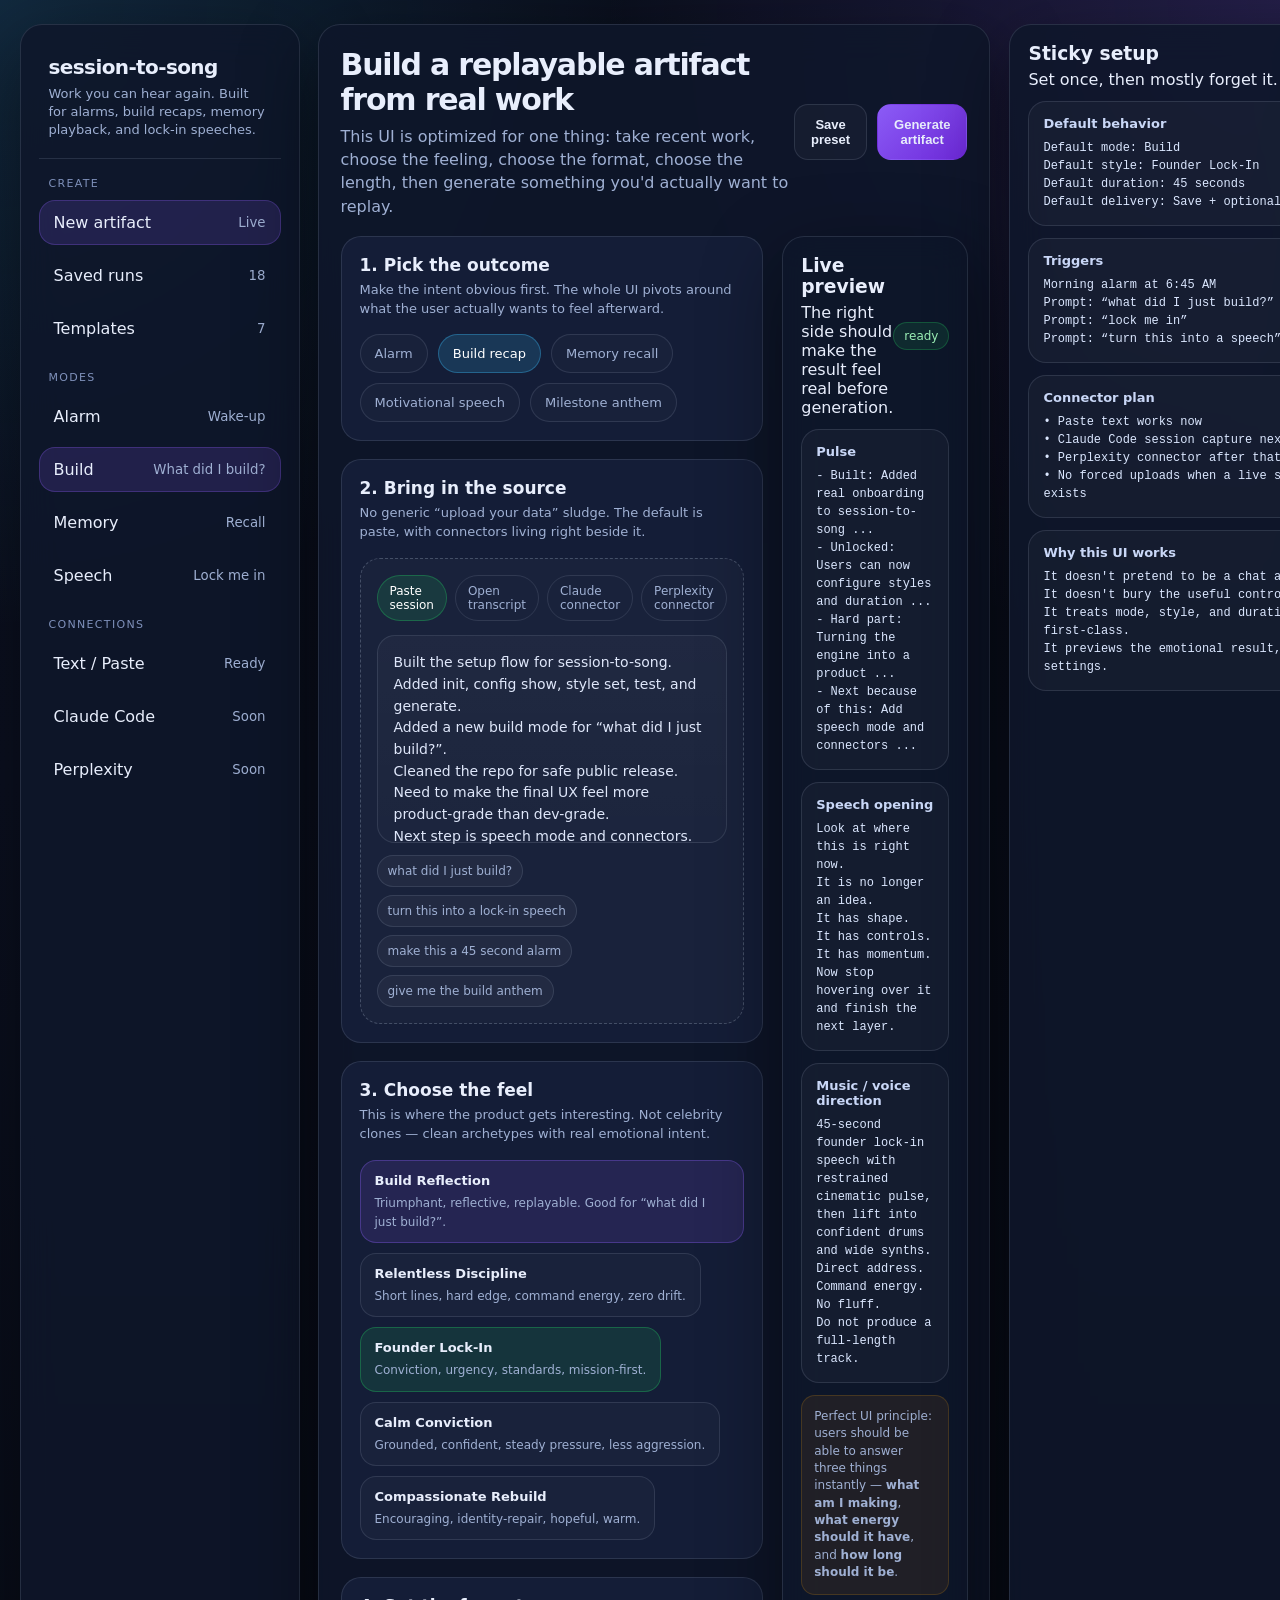
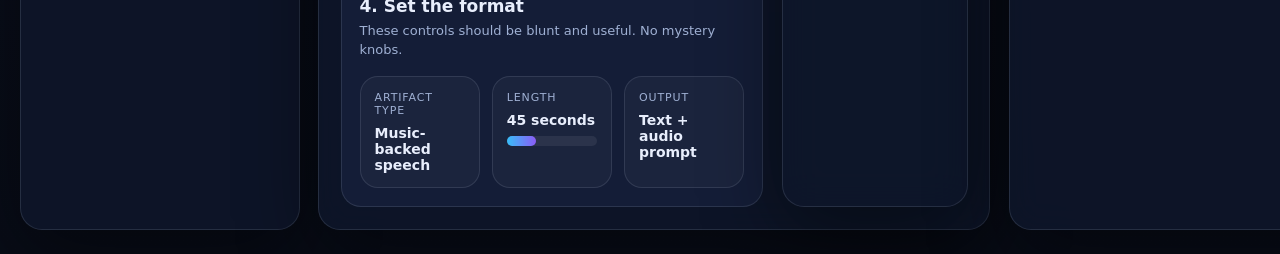
<file: mockups/perfect-ui.html>
<!doctype html>
<html lang="en">
<head>
  <meta charset="UTF-8" />
  <meta name="viewport" content="width=device-width, initial-scale=1.0" />
  <title>session-to-song UI mockup</title>
  <style>
    :root {
      --bg: #0b1020;
      --panel: rgba(15, 23, 42, 0.86);
      --panel-2: rgba(22, 31, 58, 0.92);
      --line: rgba(148, 163, 184, 0.18);
      --text: #e8eefc;
      --muted: #9fb0d3;
      --accent: #8b5cf6;
      --accent-2: #22c55e;
      --accent-3: #38bdf8;
      --warn: #f59e0b;
      --shadow: 0 24px 80px rgba(0,0,0,.45);
      --radius: 22px;
    }
    * { box-sizing: border-box; }
    body {
      margin: 0;
      font-family: Inter, ui-sans-serif, system-ui, -apple-system, Segoe UI, Roboto, sans-serif;
      color: var(--text);
      background:
        radial-gradient(circle at top left, rgba(56,189,248,.15), transparent 28%),
        radial-gradient(circle at top right, rgba(139,92,246,.20), transparent 30%),
        linear-gradient(180deg, #0a0f1d 0%, #0b1020 42%, #080c17 100%);
      min-height: 100vh;
    }
    .shell {
      width: 1440px;
      max-width: calc(100vw - 40px);
      margin: 24px auto;
      display: grid;
      grid-template-columns: 280px 1fr 380px;
      gap: 18px;
    }
    .panel {
      background: var(--panel);
      border: 1px solid var(--line);
      border-radius: var(--radius);
      box-shadow: var(--shadow);
      backdrop-filter: blur(18px);
    }
    .sidebar { padding: 20px 18px; }
    .brand {
      padding: 10px 10px 18px;
      border-bottom: 1px solid var(--line);
      margin-bottom: 18px;
    }
    .brand h1 { font-size: 20px; margin: 0; letter-spacing: -.03em; }
    .brand p { margin: 6px 0 0; color: var(--muted); font-size: 13px; line-height: 1.4; }
    .nav-group { margin-bottom: 20px; }
    .nav-label {
      color: #7f91bb; text-transform: uppercase; letter-spacing: .12em; font-size: 11px; margin: 0 0 10px 10px;
    }
    .nav-item {
      display: flex; align-items: center; justify-content: space-between;
      padding: 12px 14px; border-radius: 16px; margin-bottom: 8px;
      color: var(--text); border: 1px solid transparent; background: transparent;
    }
    .nav-item.active { background: rgba(139,92,246,.16); border-color: rgba(139,92,246,.28); }
    .nav-item small { color: var(--muted); }
    .main { padding: 22px; }
    .topbar {
      display: flex; justify-content: space-between; align-items: center; margin-bottom: 18px;
    }
    .hero h2 { margin: 0; font-size: 30px; letter-spacing: -.04em; }
    .hero p { margin: 8px 0 0; color: var(--muted); max-width: 760px; line-height: 1.45; }
    .actions { display: flex; gap: 10px; }
    .btn {
      border: 1px solid var(--line); background: rgba(255,255,255,.03); color: var(--text);
      border-radius: 14px; padding: 12px 16px; font-weight: 600; font-size: 13px;
    }
    .btn.primary { background: linear-gradient(135deg, var(--accent), #6d28d9); border-color: transparent; }
    .btn.success { background: linear-gradient(135deg, #16a34a, #22c55e); border-color: transparent; }
    .grid {
      display: grid; grid-template-columns: 1.2fr .8fr; gap: 18px;
    }
    .stack { display: grid; gap: 18px; }
    .card { padding: 18px; background: var(--panel-2); border: 1px solid var(--line); border-radius: 20px; }
    .card h3 { margin: 0 0 6px; font-size: 17px; }
    .card p.sub { margin: 0 0 16px; color: var(--muted); font-size: 13px; line-height: 1.45; }
    .segmented, .chips { display: flex; flex-wrap: wrap; gap: 10px; }
    .seg {
      padding: 11px 14px; border-radius: 999px; border: 1px solid var(--line); color: var(--muted); font-size: 13px;
      background: rgba(255,255,255,.02);
    }
    .seg.active { color: white; background: rgba(56,189,248,.16); border-color: rgba(56,189,248,.34); }
    .chip {
      padding: 12px 14px; border-radius: 16px; min-width: 160px;
      border: 1px solid var(--line); background: rgba(255,255,255,.025);
    }
    .chip.active-purple { background: rgba(139,92,246,.14); border-color: rgba(139,92,246,.34); }
    .chip.active-green { background: rgba(34,197,94,.14); border-color: rgba(34,197,94,.34); }
    .chip strong { display: block; font-size: 13px; margin-bottom: 4px; }
    .chip span { color: var(--muted); font-size: 12px; line-height: 1.35; }
    .source-box {
      border: 1px dashed rgba(148,163,184,.35); border-radius: 20px; padding: 16px; background: rgba(255,255,255,.025);
    }
    .source-tabs { display: flex; gap: 8px; margin-bottom: 14px; }
    .tab {
      padding: 8px 12px; border-radius: 999px; border: 1px solid var(--line); color: var(--muted); font-size: 12px;
    }
    .tab.active { color: white; background: rgba(34,197,94,.14); border-color: rgba(34,197,94,.34); }
    .textarea {
      height: 208px; border-radius: 18px; border: 1px solid var(--line); padding: 16px; color: #dfe7fa;
      background: linear-gradient(180deg, rgba(255,255,255,.03), rgba(255,255,255,.015));
      font-size: 14px; line-height: 1.55; white-space: pre-wrap;
    }
    .quick-prompts { margin-top: 12px; display: flex; flex-wrap: wrap; gap: 8px; }
    .prompt { padding: 8px 10px; border-radius: 999px; background: rgba(255,255,255,.04); color: var(--muted); font-size: 12px; border: 1px solid var(--line); }
    .row { display: grid; grid-template-columns: repeat(3, 1fr); gap: 12px; }
    .mini {
      padding: 14px; border-radius: 18px; background: rgba(255,255,255,.03); border: 1px solid var(--line);
    }
    .mini label { display: block; color: var(--muted); font-size: 11px; text-transform: uppercase; letter-spacing: .08em; margin-bottom: 8px; }
    .mini .value { font-size: 14px; font-weight: 700; }
    .duration-bar {
      margin-top: 8px; height: 10px; border-radius: 999px; background: rgba(255,255,255,.07); position: relative;
    }
    .duration-fill {
      position: absolute; left: 0; top: 0; bottom: 0; width: 32%; border-radius: inherit;
      background: linear-gradient(90deg, var(--accent-3), var(--accent));
    }
    .right { padding: 18px; }
    .preview-title { display: flex; justify-content: space-between; align-items: center; margin-bottom: 12px; }
    .status { font-size: 12px; color: #9cf0b7; background: rgba(34,197,94,.12); border: 1px solid rgba(34,197,94,.28); padding: 6px 10px; border-radius: 999px; }
    .artifact {
      border: 1px solid var(--line); background: rgba(255,255,255,.03); border-radius: 18px; padding: 14px; margin-bottom: 12px;
    }
    .artifact h4 { margin: 0 0 8px; font-size: 13px; color: #c9d7f7; }
    .artifact pre {
      margin: 0; white-space: pre-wrap; font-family: ui-monospace, SFMono-Regular, Menlo, monospace;
      font-size: 12px; line-height: 1.5; color: #dbe7ff;
    }
    .footer-note {
      margin-top: 10px; color: var(--muted); font-size: 12px; line-height: 1.45;
      padding: 12px; border-radius: 14px; background: rgba(245,158,11,.08); border: 1px solid rgba(245,158,11,.18);
    }
  </style>
</head>
<body>
  <div class="shell">
    <aside class="panel sidebar">
      <div class="brand">
        <h1>session-to-song</h1>
        <p>Work you can hear again. Built for alarms, build recaps, memory playback, and lock-in speeches.</p>
      </div>

      <div class="nav-group">
        <p class="nav-label">Create</p>
        <div class="nav-item active"><span>New artifact</span><small>Live</small></div>
        <div class="nav-item"><span>Saved runs</span><small>18</small></div>
        <div class="nav-item"><span>Templates</span><small>7</small></div>
      </div>

      <div class="nav-group">
        <p class="nav-label">Modes</p>
        <div class="nav-item"><span>Alarm</span><small>Wake-up</small></div>
        <div class="nav-item active"><span>Build</span><small>What did I build?</small></div>
        <div class="nav-item"><span>Memory</span><small>Recall</small></div>
        <div class="nav-item"><span>Speech</span><small>Lock me in</small></div>
      </div>

      <div class="nav-group">
        <p class="nav-label">Connections</p>
        <div class="nav-item"><span>Text / Paste</span><small>Ready</small></div>
        <div class="nav-item"><span>Claude Code</span><small>Soon</small></div>
        <div class="nav-item"><span>Perplexity</span><small>Soon</small></div>
      </div>
    </aside>

    <main class="panel main">
      <div class="topbar">
        <div class="hero">
          <h2>Build a replayable artifact from real work</h2>
          <p>This UI is optimized for one thing: take recent work, choose the feeling, choose the format, choose the length, then generate something you'd actually want to replay.</p>
        </div>
        <div class="actions">
          <button class="btn">Save preset</button>
          <button class="btn primary">Generate artifact</button>
        </div>
      </div>

      <div class="grid">
        <div class="stack">
          <section class="card">
            <h3>1. Pick the outcome</h3>
            <p class="sub">Make the intent obvious first. The whole UI pivots around what the user actually wants to feel afterward.</p>
            <div class="segmented">
              <div class="seg">Alarm</div>
              <div class="seg active">Build recap</div>
              <div class="seg">Memory recall</div>
              <div class="seg">Motivational speech</div>
              <div class="seg">Milestone anthem</div>
            </div>
          </section>

          <section class="card">
            <h3>2. Bring in the source</h3>
            <p class="sub">No generic “upload your data” sludge. The default is paste, with connectors living right beside it.</p>
            <div class="source-box">
              <div class="source-tabs">
                <div class="tab active">Paste session</div>
                <div class="tab">Open transcript</div>
                <div class="tab">Claude connector</div>
                <div class="tab">Perplexity connector</div>
              </div>
              <div class="textarea">Built the setup flow for session-to-song.
Added init, config show, style set, test, and generate.
Added a new build mode for “what did I just build?”.
Cleaned the repo for safe public release.
Need to make the final UX feel more product-grade than dev-grade.
Next step is speech mode and connectors.</div>
              <div class="quick-prompts">
                <div class="prompt">what did I just build?</div>
                <div class="prompt">turn this into a lock-in speech</div>
                <div class="prompt">make this a 45 second alarm</div>
                <div class="prompt">give me the build anthem</div>
              </div>
            </div>
          </section>

          <section class="card">
            <h3>3. Choose the feel</h3>
            <p class="sub">This is where the product gets interesting. Not celebrity clones — clean archetypes with real emotional intent.</p>
            <div class="chips">
              <div class="chip active-purple"><strong>Build Reflection</strong><span>Triumphant, reflective, replayable. Good for “what did I just build?”.</span></div>
              <div class="chip"><strong>Relentless Discipline</strong><span>Short lines, hard edge, command energy, zero drift.</span></div>
              <div class="chip active-green"><strong>Founder Lock-In</strong><span>Conviction, urgency, standards, mission-first.</span></div>
              <div class="chip"><strong>Calm Conviction</strong><span>Grounded, confident, steady pressure, less aggression.</span></div>
              <div class="chip"><strong>Compassionate Rebuild</strong><span>Encouraging, identity-repair, hopeful, warm.</span></div>
            </div>
          </section>

          <section class="card">
            <h3>4. Set the format</h3>
            <p class="sub">These controls should be blunt and useful. No mystery knobs.</p>
            <div class="row">
              <div class="mini">
                <label>Artifact type</label>
                <div class="value">Music-backed speech</div>
              </div>
              <div class="mini">
                <label>Length</label>
                <div class="value">45 seconds</div>
                <div class="duration-bar"><div class="duration-fill"></div></div>
              </div>
              <div class="mini">
                <label>Output</label>
                <div class="value">Text + audio prompt</div>
              </div>
            </div>
          </section>
        </div>

        <aside class="panel right">
          <div class="preview-title">
            <div>
              <h3 style="margin:0">Live preview</h3>
              <p class="sub" style="margin:6px 0 0">The right side should make the result feel real before generation.</p>
            </div>
            <div class="status">ready</div>
          </div>

          <div class="artifact">
            <h4>Pulse</h4>
            <pre>- Built: Added real onboarding to session-to-song ...
- Unlocked: Users can now configure styles and duration ...
- Hard part: Turning the engine into a product ...
- Next because of this: Add speech mode and connectors ...</pre>
          </div>

          <div class="artifact">
            <h4>Speech opening</h4>
            <pre>Look at where this is right now.
It is no longer an idea.
It has shape.
It has controls.
It has momentum.
Now stop hovering over it and finish the next layer.</pre>
          </div>

          <div class="artifact">
            <h4>Music / voice direction</h4>
            <pre>45-second founder lock-in speech with restrained cinematic pulse,
then lift into confident drums and wide synths.
Direct address. Command energy. No fluff.
Do not produce a full-length track.</pre>
          </div>

          <div class="footer-note">
            Perfect UI principle: users should be able to answer three things instantly — <strong>what am I making</strong>, <strong>what energy should it have</strong>, and <strong>how long should it be</strong>.
          </div>
        </aside>
      </div>
    </main>

    <aside class="panel right">
      <div class="preview-title">
        <div>
          <h3 style="margin:0">Sticky setup</h3>
          <p class="sub" style="margin:6px 0 0">Set once, then mostly forget it.</p>
        </div>
      </div>

      <div class="artifact">
        <h4>Default behavior</h4>
        <pre>Default mode: Build
Default style: Founder Lock-In
Default duration: 45 seconds
Default delivery: Save + optional audio</pre>
      </div>

      <div class="artifact">
        <h4>Triggers</h4>
        <pre>Morning alarm at 6:45 AM
Prompt: “what did I just build?”
Prompt: “lock me in”
Prompt: “turn this into a speech”</pre>
      </div>

      <div class="artifact">
        <h4>Connector plan</h4>
        <pre>• Paste text works now
• Claude Code session capture next
• Perplexity connector after that
• No forced uploads when a live source exists</pre>
      </div>

      <div class="artifact">
        <h4>Why this UI works</h4>
        <pre>It doesn't pretend to be a chat app.
It doesn't bury the useful controls.
It treats mode, style, and duration as first-class.
It previews the emotional result, not just settings.</pre>
      </div>
    </aside>
  </div>
</body>
</html>
</file>
